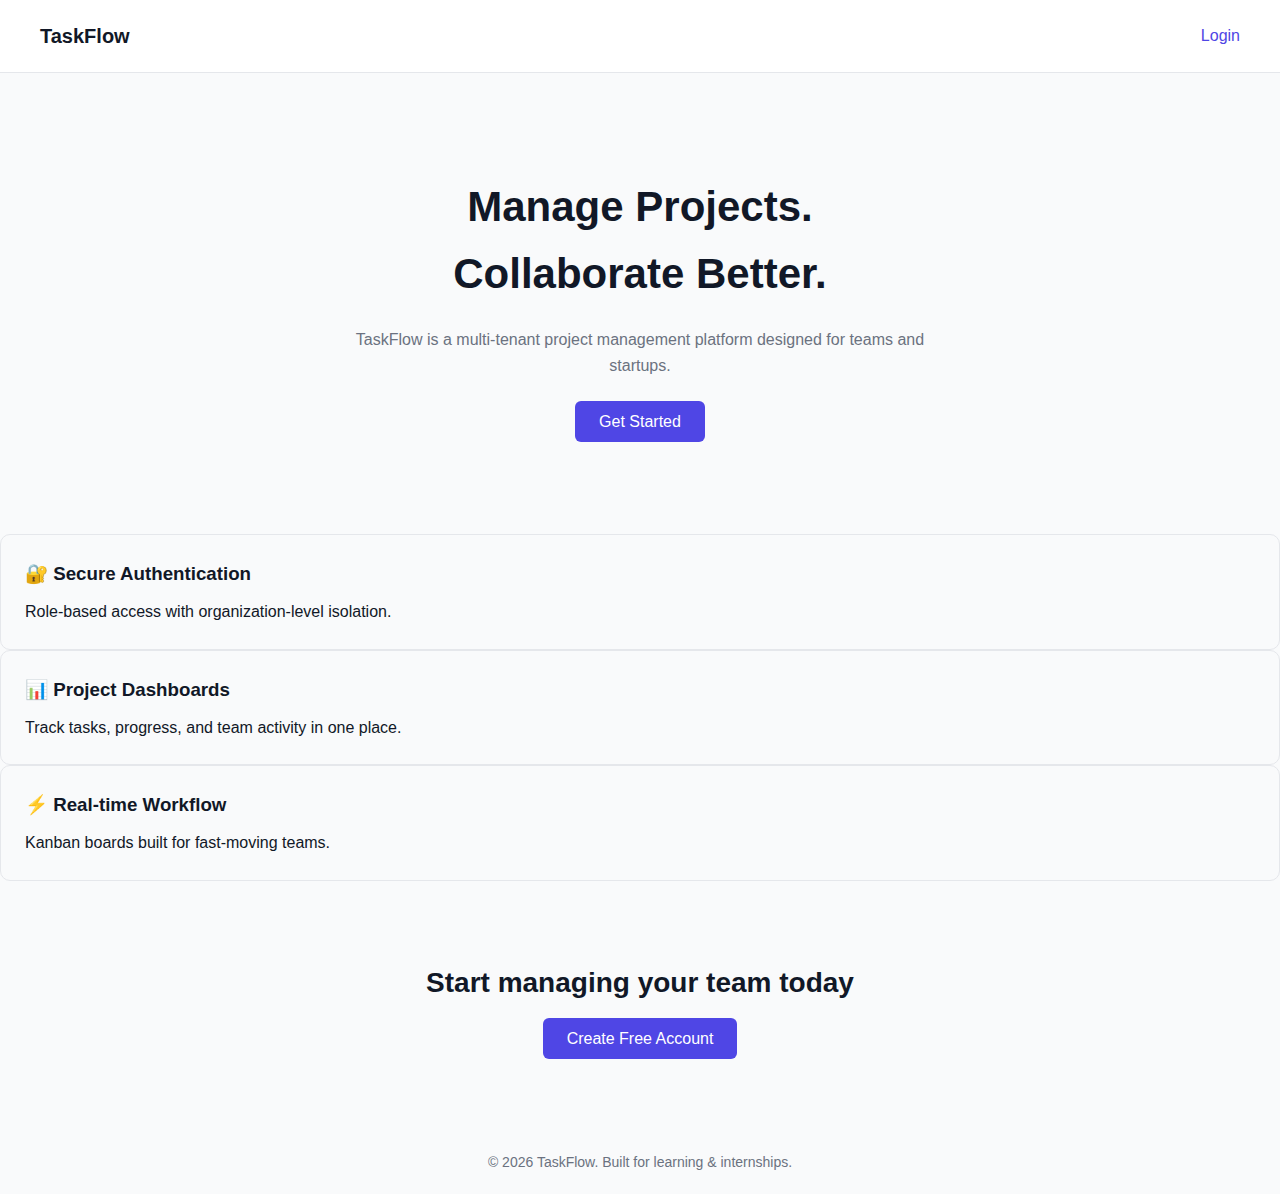
<file: frontend/html/index.html>
<!DOCTYPE html>
<html lang="en">
<head>
  <meta charset="UTF-8" />
  <title>TaskFlow – Project Management SaaS</title>
  <meta name="viewport" content="width=device-width, initial-scale=1.0" />
  <link rel="stylesheet" href="/frontend//css/styles.css" />
</head>
<body>

  <!-- NAVBAR -->
  <nav class="navbar">
    <div class="logo">TaskFlow</div>
    <a href="login.html" class="nav-btn">Login</a>
  </nav>

  <!-- HERO -->
  <section class="hero">
    <h1>Manage Projects.<br>Collaborate Better.</h1>
    <p>
      TaskFlow is a multi-tenant project management platform
      designed for teams and startups.
    </p>
    <a href="login.html" class="btn-primary">Get Started</a>
  </section>

  <!-- FEATURES -->
  <section class="features">
    <div class="feature">
      <h3>🔐 Secure Authentication</h3>
      <p>Role-based access with organization-level isolation.</p>
    </div>

    <div class="feature">
      <h3>📊 Project Dashboards</h3>
      <p>Track tasks, progress, and team activity in one place.</p>
    </div>

    <div class="feature">
      <h3>⚡ Real-time Workflow</h3>
      <p>Kanban boards built for fast-moving teams.</p>
    </div>
  </section>

  <!-- CTA -->
  <section class="cta">
    <h2>Start managing your team today</h2>
    <a href="login.html" class="btn-primary">Create Free Account</a>
  </section>

  <!-- FOOTER -->
  <footer>
    <p>© 2026 TaskFlow. Built for learning & internships.</p>
  </footer>

</body>
</html>
</file>
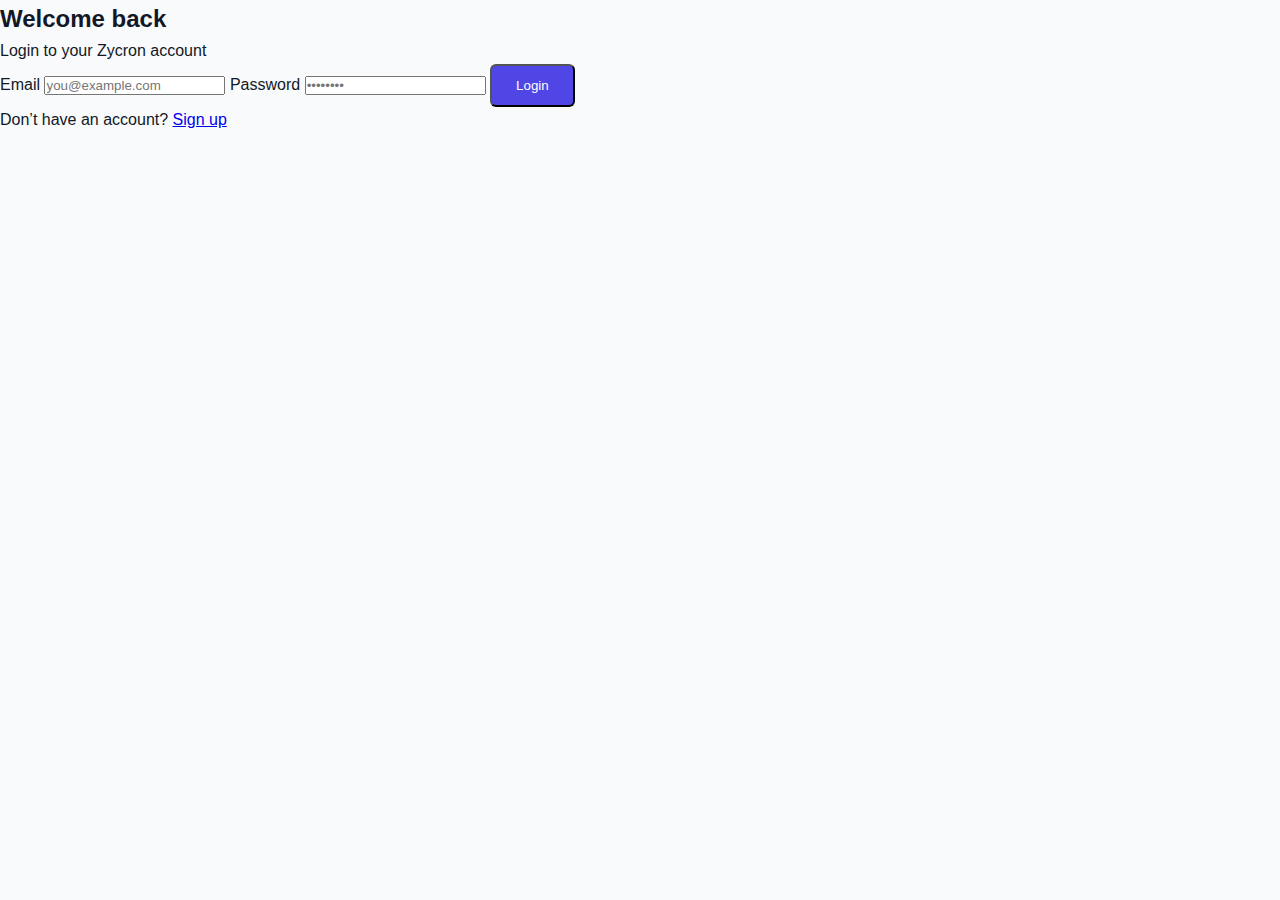
<file: frontend/html/login.html>
<!DOCTYPE html>
<html lang="en">
<head>
  <meta charset="UTF-8" />
  <title>Login – TaskFlow</title>
  <meta name="viewport" content="width=device-width, initial-scale=1.0" />
  <link rel="stylesheet" href="/frontend/css/styles.css" />
</head>
<body class="auth-page">

  <div class="auth-container">
    <h2>Welcome back</h2>
    <p class="auth-subtitle">Login to your Zycron account</p>

    <form id="loginForm">
      <label>Email</label>
      <input type="email" placeholder="you@example.com" required />

      <label>Password</label>
      <input type="password" placeholder="••••••••" required />

      <button class="btn-primary full-width">Login</button>
    </form>

    <p class="auth-switch">
      Don’t have an account?
      <a href="#" id="showSignup">Sign up</a>
    </p>
  </div>

  <script src="/frontend/js/auth.js"></script>
</body>
</html>
</file>
<file: frontend/css/styles.css>
*{
    margin: 0;
    padding: 0;
    box-sizing: border-box;
}

body{
    font-family: "Segoe UI", sans-serif;
    background: #f9fafb;
    color: #111827;
    line-height: 1.6;
}
/* nav section designing */
.navbar{
    display: flex;
    justify-content: space-between;
    align-items: center;
    padding: 20px 40px;
    background: white;
    border-bottom: 1px solid #e5e7eb;
}

.logo{
    font-size: 20px;
    font-weight: 700;
}

.nav-btn{
    text-decoration: none;
    color: #4f46e5;
    font-weight: 500;
}

/* hero section designing */
.hero{
    text-align: center;
    padding: 100px 20px;
}

.hero h1{
    font-size: 42px;
    margin-bottom: 20px;
}

.hero p{
    max-width: 600px;
    margin: 0 auto 30px;
    color: #6b7280;
}

/* Buttons design */

.btn-primary{
    background: #4f46e5;
    color: white;
    padding: 12px 24px;
    border-radius: 6px;
    text-decoration: none;
    font-weight: 500;
}

/* Features designing */

.feature{
    background: #f9fafb;
    padding: 24px;
    border-radius: 10px;
    border: 1px solid #e5e7eb;
}

.feature h3{
    margin-bottom: 10px;
}

/* CTA section designing */

.cta{
    text-align: center;
    padding: 80px 20px;
}

.cta h2{
    font-size: 28px;
    margin-bottom: 20px;
}

/* Footer section designing */

footer{
    text-align: center;
    padding: 20px;
    font-size: 14px;
    color: #6b7280;
}
</file>
